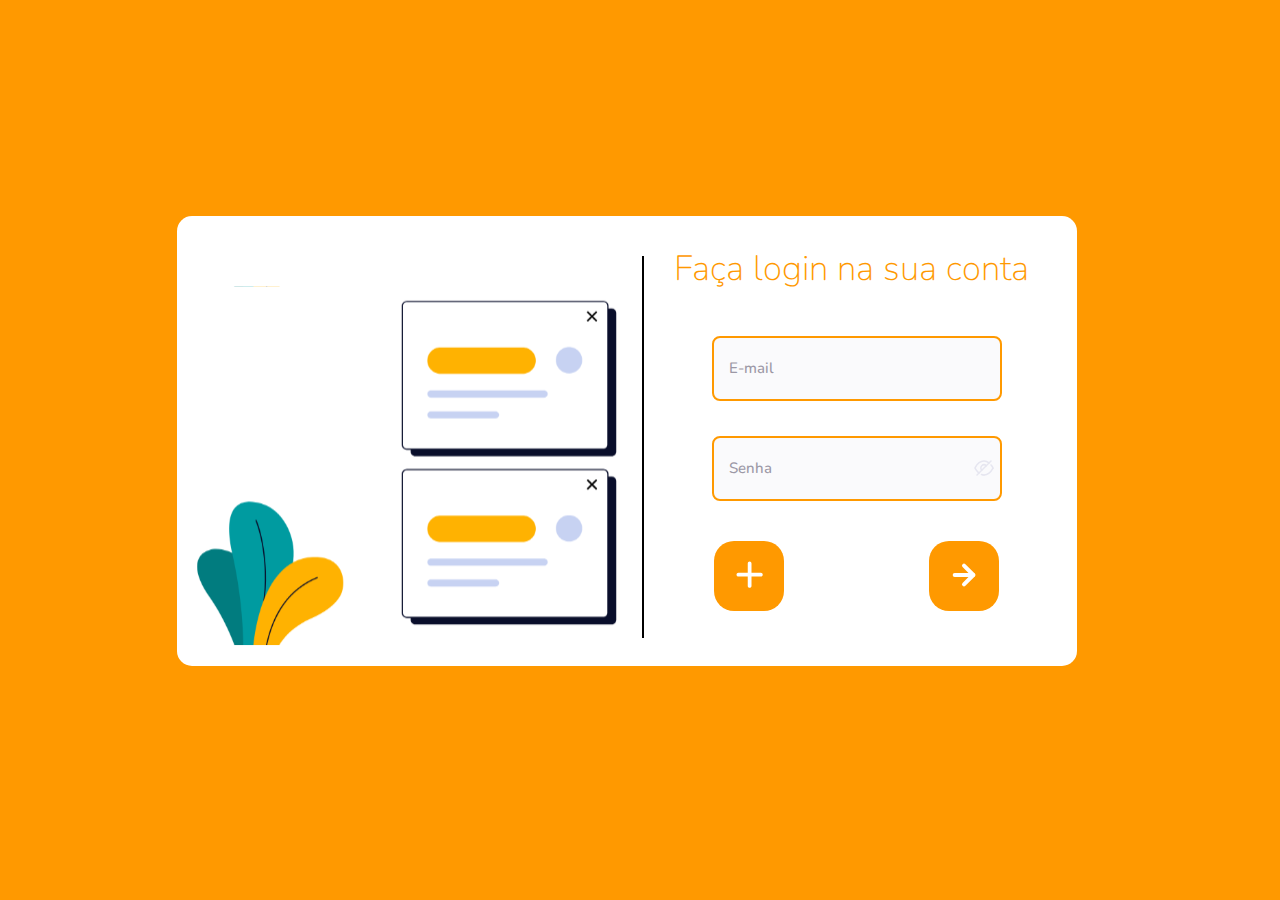
<file: index.html>
<!DOCTYPE html>
<html lang="pt-br">
<head>
    <meta charset="UTF-8">
    <meta http-equiv="X-UA-Compatible" content="IE=edge">
    <meta name="viewport" content="width=device-width, initial-scale=1.0">
    <link rel="stylesheet" href="./styles/login.css">
    <link href="https://fonts.googleapis.com/css2?family=Nunito:wght@400;600;800&display=swap" rel="stylesheet">
    <title>Login</title>
</head>
<body>
    <div class="container">
        <div class="content">
            <img class="main-logo" width="450px" height="500px" src="./assets/Login.svg">
            <hr class="separador"/>
            <form action="./perfil.php" method="POST">
                <h2>Faça login na sua conta</h2>
                <input type="email" placeholder="E-mail" name="email" required>
                <div class="input-pwd">
                    <input type="password" placeholder="Senha" name="senha">
                    <span class="show-password eye-closed"></span>
                </div>

                <div class="buttons">
                    <a href="./cadastro.html" class="button-plus" >
                        <img src="./assets/Plus.svg" alt="Cadastrar usuário" class="button-plus-image">
                    </a>
                    <button>
                        <img src="./assets/Arrow.svg" alt="">
                    </button>
                </div>
            </form>
        </div>
        
    </div>

    <script src="./js/handleInput.js"></script>

</body>
</html>
</file>
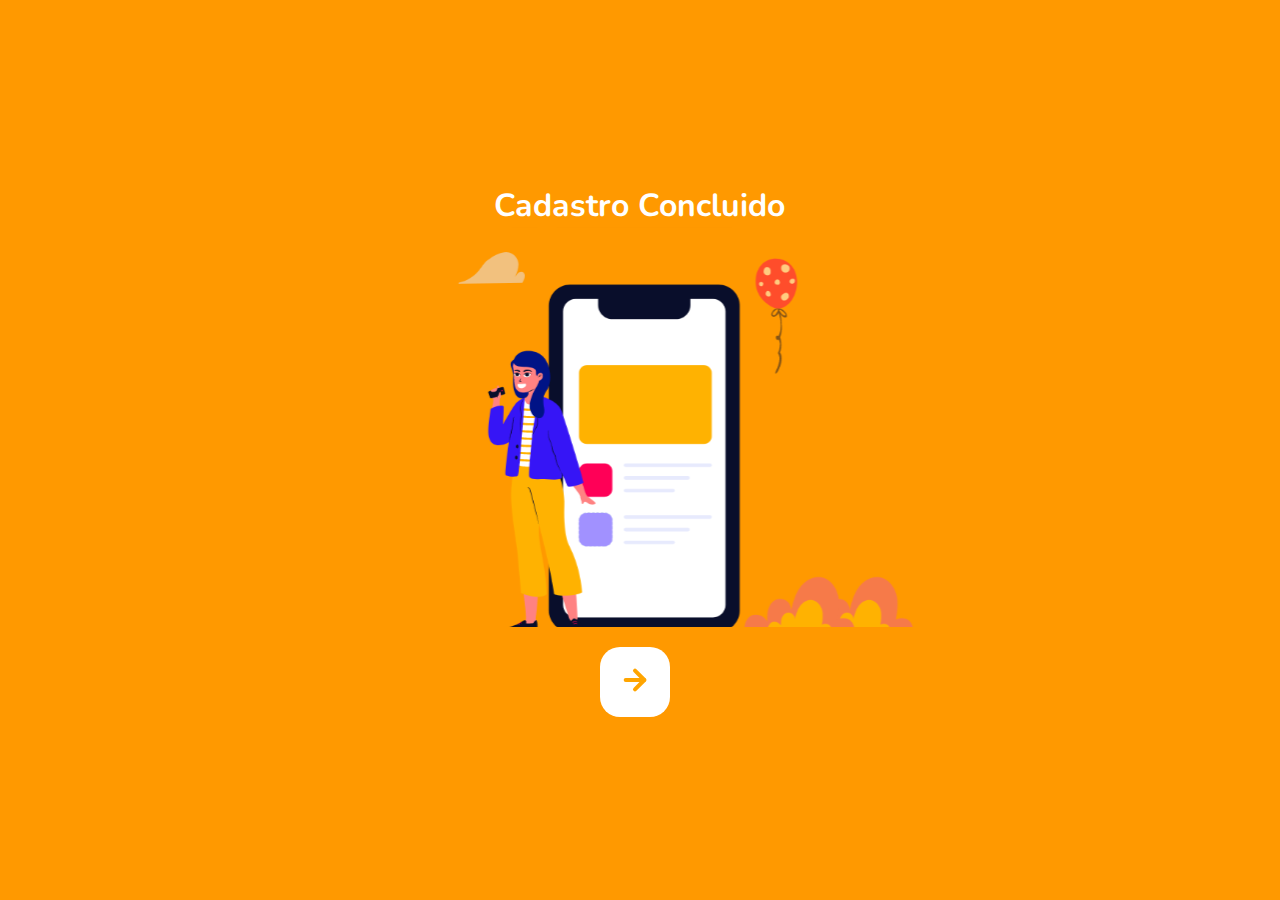
<file: cadastro-concluido.html>
<!DOCTYPE html>
<html lang="pt-br">
<head>
    <meta charset="UTF-8">
    <meta http-equiv="X-UA-Compatible" content="IE=edge">
    <meta name="viewport" content="width=device-width, initial-scale=1.0">
    <link rel="stylesheet" href="../styles/cadastro-concluido.css">
    <link href="https://fonts.googleapis.com/css2?family=Nunito:wght@400;600;800&display=swap" rel="stylesheet">
    <title>Login</title>
</head>
<body>
    <div class="container">
       <h1>Cadastro Concluido</h1>
       <img height="400px" width="auto" id="principal" src="./assets/Allura Social Media.svg" alt="">
       <div class="button">
        <button>
            <a href="./perfil.html">
                <img src="./assets/Arrow-back.svg" alt="Cadastrar usuário" class="button-plus-image">
            </a>
         </button>
       </div>
    </div>
</body>
</html>
</file>
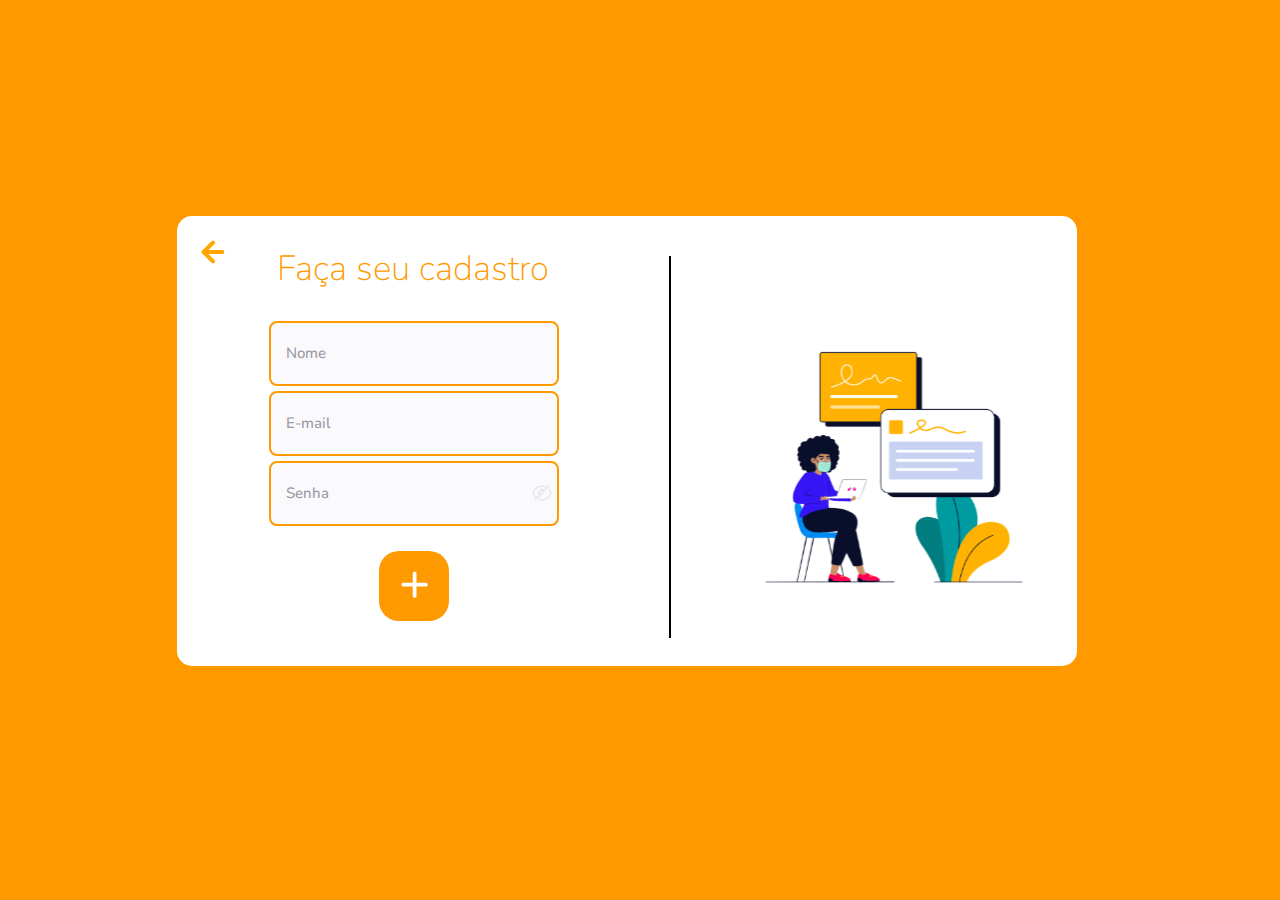
<file: cadastro.html>
<!DOCTYPE html>
<html lang="pt-br">
<head>
    <meta charset="UTF-8">
    <meta http-equiv="X-UA-Compatible" content="IE=edge">
    <meta name="viewport" content="width=device-width, initial-scale=1.0">
    <link rel="stylesheet" href="./styles/cadastro.css">
    <link href="https://fonts.googleapis.com/css2?family=Nunito:wght@400;600;800&display=swap" rel="stylesheet">
    <title>Cadastro</title>
</head>
<body>
    <div class="container">
        <div class="content">
            <a href="./index.html"  >
                <img src="./assets/Arrow-back.svg" alt="Cadastrar usuário" class="arrow-back">
            </a>       
            <form action="./route/cadastro.php" method="POST">
                <h2>Faça seu cadastro</h2>
                <input type="text" placeholder="Nome" name="nome" required>
                <input type="email" placeholder="E-mail" name="email" required>
                <div class="input-pwd">
                    <input type="password" placeholder="Senha" name="senha">
                    <span class="show-password eye-closed"></span>
                </div>
                <div class="buttons">
                    <button>
                        <img src="./assets/Plus.svg" alt="">
                    </button>
                </div>
            </form>
            <hr class="separador"/>
            <img class="main-logo" width="450px" height="500px" src="./assets/Cadastro.svg">
        </div>
        
    </div>

    <script src="./js/handleInput.js"></script>

</body>
</html>
</file>
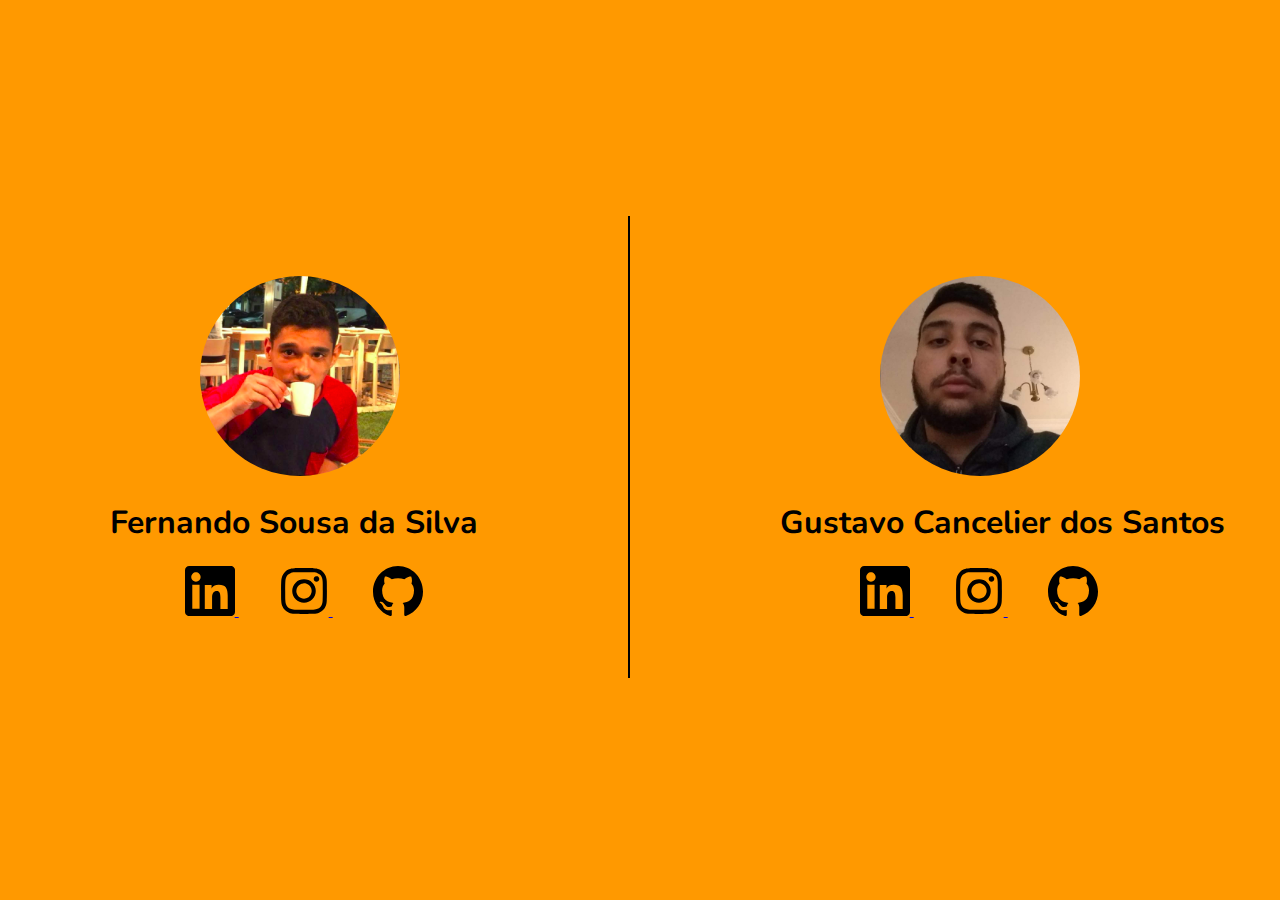
<file: perfil.html>
<!DOCTYPE html>
<html lang="pt-br">
<head>
    <meta charset="UTF-8">
    <meta http-equiv="X-UA-Compatible" content="IE=edge">
    <meta name="viewport" content="width=device-width, initial-scale=1.0">
    <link rel="stylesheet" href="/styles/perfil.css">
    <link href="https://fonts.googleapis.com/css2?family=Nunito:wght@400;600;800&display=swap" rel="stylesheet">
    <title>Perfil</title>
</head>
<body>
    <div class="container">
        <div class="content">
            <div class="left-side">
                <img src="./assets/fernando.svg" alt="Foto Fernando" class="left-image">
                <h1 class="h1-left">Fernando Sousa da Silva</h1>
                <div class="left-social">
                    <a href="https://www.linkedin.com/login/pt">
                        <img src="./assets/linkedin.svg" alt="LinkedIn">
                    </a>
                    <a href="https://www.instagram.com/">
                        <img src="./assets/instagram.svg" alt="Instagram">
                    </a>
                    <a href="https://github.com/">
                        <img src="./assets/github.svg" alt="GitHub">
                    </a>                                        
                </div>
                
            </div>
            <hr class="separador"/>
            <div class="right-side">
                <img src="./assets/gustavo.svg" alt="Foto Gustavo">
                <h1 class="h1-right">Gustavo Cancelier dos Santos</h1>
                <div class="right-social">
                    <a href="https://www.linkedin.com/login/pt">
                        <img src="./assets/linkedin.svg" alt="LinkedIn">
                    </a>
                    <a href="https://www.instagram.com/">
                        <img src="./assets/instagram.svg" alt="Instagram">
                    </a>
                    <a href="https://github.com/">
                        <img src="./assets/github.svg" alt="GitHub">
                    </a>                                        
                </div>
                
            </div>
        </div>
        
    </div>
</body>
</html>
</file>
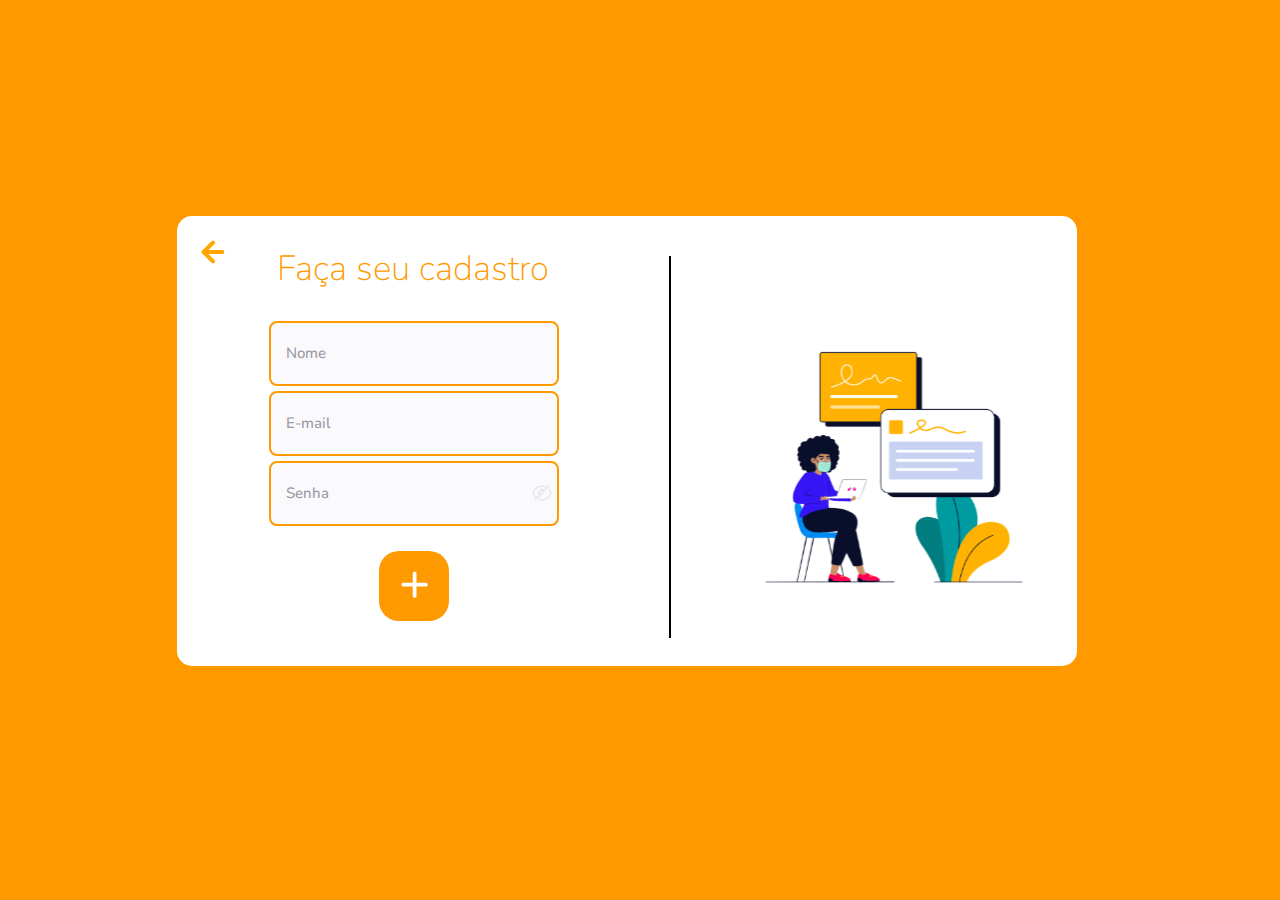
<file: register.html>
<!DOCTYPE html>
<html lang="pt-br">
<head>
    <meta charset="UTF-8">
    <meta http-equiv="X-UA-Compatible" content="IE=edge">
    <meta name="viewport" content="width=device-width, initial-scale=1.0">
    <link rel="stylesheet" href="../styles/register.css">
    <link href="https://fonts.googleapis.com/css2?family=Nunito:wght@400;600;800&display=swap" rel="stylesheet">
    <title>Login</title>
</head>
<body>
    <div class="container">
        <div class="content">
            <a href="./index.html"  >
                <img src="./assets/Arrow-back.svg" alt="Cadastrar usuário" class="arrow-back">
            </a>       
            <form action="./route/register.php" method="POST">
                <h2>Faça seu cadastro</h2>
                <input type="text" placeholder="Nome" name="nome" required>
                <input type="email" placeholder="E-mail" name="email" required>
                <div class="input-pwd">
                    <input type="password" placeholder="Senha" name="senha">
                    <span class="show-password eye-closed"></span>
                </div>
                <div class="buttons">
                    <button>
                        <img src="./assets/Plus.svg" alt="">
                    </button>
                </div>
            </form>
            <hr class="separador"/>
            <img class="main-logo" width="450px" height="500px" src="./assets/Cadastro.svg">
        </div>
        
    </div>

    <script src="./js/handleInput.js"></script>

</body>
</html>
</file>
<file: styles/login.css>
body {
    background-color: #FF9900;
    margin: 0;
    padding: 0;
    
}
img {
    background-repeat: no-repeat;
}
.container {
    display: flex;
    height: 98vh;
    width: 98vw;
    background-color: #FF9900;
}

.content {
    display: flex;
    margin: auto;
    width: 900px;
    height: 450px;
    background-color: white;
    border-radius: 15px;
}

.main-logo {
    position: relative;
    right: -20px;
}

h2 {
    display: inline;
    position: relative;
    right: -30px;
    width: 100%;
    font-family: "Nunito";
    font-size: 35px;
    font-weight: lighter;
    color: #FF9900;
}

.separador {
    display: inline-block;
    position: relative;
    top: 40px;
    margin: 0;
    height: 380px;
    width: 0px;
    color: black;
    border-style: solid;
    margin-left: 15px;
}

form {
    display: flex;
    flex-direction: column;
    align-items: center;
}

input {
    position: relative;
    right: -30px;
    height: 65px;
    width: 290px;
    margin-top: 15px;
    margin-bottom: 20px;
    background: #FAFAFC;
    border: 2px solid #FF9900;
    box-sizing: border-box;
    border-radius: 8px;
    padding-left: 15px;
}

input:focus {
    outline: none;
    background: #FAFAFC; 
    border: 3px solid #FF9900 ;
    box-sizing: border-box;
    border-radius: 8px;
}

input::placeholder{
    color: #9C98A6;
    font-family: "Nunito";
    font-weight: 500;
    font-size: 15px;
}

.buttons {
    display: flex;
    justify-content: space-between;
    position: relative;
    right: -40px;
    width: 325px;
    margin-right: 40px;

}

button {
    width: 70px;
    height: 70px;
    margin-top: 20px;
    margin-right: 10px;
    background: #FF9900;
    border:none;
    border-radius: 20px;
    cursor: pointer;
}

.button-plus {
    width: 70px;
    height: 70px;
    margin-left: 30px;
    margin-top: 20px;
    background: #FF9900;
    border:none;
    border-radius: 20px;
    cursor: pointer;
    text-align:center;
}


.button-plus-image {
    margin-top: 20px;
}

.input-pwd {
    position: relative;
}

.show-password{
    height: 24px;
    width: 24px;
    position: absolute;
    top: 35px;
}

.eye{
    background-image: url("/assets/olhoaberto.svg");
    background-repeat: no-repeat;
    background-size: 100%;
    height: 24px;
    width: 24px;

} 

 .eye-closed{
    background-image: url("/assets//olho.svg");
    background-repeat: no-repeat;
    background-size: 100%;
    height: 24px;
    width: 24px;

}
</file>
<file: styles/cadastro-concluido.css>
*{
    margin: 0;
    padding: 0;
}

body {
    width: 100vw;
    height: 100vh;
    display: flex;
    justify-content: center;
    align-items: center;
    background-color: #FF9900;
}

h1 {
    font-family: "Nunito", sans-serif;
    text-align: center;
    color: white;
}

button {
    width: 70px;
    height: 70px;
    margin-top: 20px;
    margin-right: 10px;
    background: white;
    border:none;
    border-radius: 20px;
    cursor: pointer;
}

.container {
    display: flex;
    align-items: center;
    flex-direction: column;
    justify-content: center;
}

#principal {
    position: relative;
    left: -15px;
}
</file>
<file: styles/cadastro.css>
body {
    background-color: #FF9900;
    margin: 0;
    padding: 0;
    
}

.arrow-back{
    margin-top: 20px;
    margin-left: 20px;
    transform: rotate(180deg);
}

img {
    background-repeat: no-repeat;
}
.container {
    display: flex;
    height: 98vh;
    width: 98vw;
    background-color: #FF9900;
}

.content {
    display: flex;
    margin: auto;
    width: 900px;
    height: 450px;
    background-color: white;
    border-radius: 15px;
}

.main-logo {
    position: relative;
    right: -20px;
}

h2 {
    display: inline;
    position: relative;
    right: -30px;
    width: 100%;
    font-family: "Nunito";
    font-size: 35px;
    font-weight: lighter;
    color: #FF9900;
    margin-left: 35px;
}

.separador {
    display: inline-block;
    position: relative;
    top: 40px;
    margin: 0;
    height: 380px;
    width: 0px;
    color: black;
    border-style: solid;
    margin-left: 150px;
}

form {
    display: flex;
    flex-direction: column;
    position: relative;
    align-items: center;
}

input {
    position: relative;
    right: -40px;
    height: 65px;
    width: 290px;
    margin-bottom: 5px;
    background: #FAFAFC;
    border: 2px solid #FF9900;
    box-sizing: border-box;
    border-radius: 8px;
    padding-left: 15px;
}

input:focus {
    outline: none;
    background: #FAFAFC; 
    border: 3px solid #FF9900 ;
    box-sizing: border-box;
    border-radius: 8px;
}

input::placeholder{
    color: #9C98A6;
    font-family: "Nunito";
    font-weight: 500;
    font-size: 15px;
}

.buttons {
    display: flex;
    justify-content: space-between;
    position: relative;
    right: -40px;
    width: 290px;
}

button {
    width: 70px;
    height: 70px;
    margin-top: 20px;
    background: #FF9900;
    border:none;
    border-radius: 20px;
    cursor: pointer;
    margin-left: 110px;
}

.input-pwd {
    position: relative;
}

.show-password{
    height: 24px;
    width: 24px;
    position: absolute;
    top: 20px;
    right: -35px;
}

.eye{
    background-image: url("/assets/olhoaberto.svg");
    background-repeat: no-repeat;
    background-size: 100%;
    height: 24px;
    width: 24px;

} 

 .eye-closed{
    background-image: url("/assets//olho.svg");
    background-repeat: no-repeat;
    background-size: 100%;
    height: 24px;
    width: 24px;

}
</file>
<file: styles/perfil.css>
body {
    background-color: #FF9900;
    margin: 0;
    padding: 0;
    
}
img {
    background-repeat: no-repeat;
}
.container {
    display: flex;
    height: 98vh;
    width: 98vw;
    background-color: #FF9900;
}

.content {
    display: flex;
    margin: auto;
    width: 1366x;
    height: 450px;
    /* background-color: white; */
}

.left-side {
    margin-top: 60px;
    margin-left: 100px;
}

.left-image {
    margin-left: 70px;
}

.h1-left{
    margin-left: -20px;
    font-family: "Nunito";
}

a {
    margin-right: 40px;

}

.left-social {
    margin-left: 55px;
}


.separador {
    display: inline-block;
    position: relative;
    margin: 0;
    height: 460px;
    width: 0px;
    color: black;
    border-style: solid;
    margin-left: 150px;
}


.right-side {
    margin-left: 250px;
    margin-top: 60px;
}

.h1-right {
    margin-left: -100px;
    font-family: "Nunito";
}

.right-social {
    margin-left: -20px;
}
</file>
<file: styles/register.css>
body {
    background-color: #FF9900;
    margin: 0;
    padding: 0;
    
}

.arrow-back{
    margin-top: 20px;
    margin-left: 20px;
    transform: rotate(180deg);
}

img {
    background-repeat: no-repeat;
}
.container {
    display: flex;
    height: 98vh;
    width: 98vw;
    background-color: #FF9900;
}

.content {
    display: flex;
    margin: auto;
    width: 900px;
    height: 450px;
    background-color: white;
    border-radius: 15px;
}

.main-logo {
    position: relative;
    right: -20px;
}

h2 {
    display: inline;
    position: relative;
    right: -30px;
    width: 100%;
    font-family: "Nunito";
    font-size: 35px;
    font-weight: lighter;
    color: #FF9900;
    margin-left: 35px;
}

.separador {
    display: inline-block;
    position: relative;
    top: 40px;
    margin: 0;
    height: 380px;
    width: 0px;
    color: black;
    border-style: solid;
    margin-left: 150px;
}

form {
    display: flex;
    flex-direction: column;
    position: relative;
    align-items: center;
}

input {
    position: relative;
    right: -40px;
    height: 65px;
    width: 290px;
    margin-bottom: 5px;
    background: #FAFAFC;
    border: 2px solid #FF9900;
    box-sizing: border-box;
    border-radius: 8px;
    padding-left: 15px;
}

input:focus {
    outline: none;
    background: #FAFAFC; 
    border: 3px solid #FF9900 ;
    box-sizing: border-box;
    border-radius: 8px;
}

input::placeholder{
    color: #9C98A6;
    font-family: "Nunito";
    font-weight: 500;
    font-size: 15px;
}

.buttons {
    display: flex;
    justify-content: space-between;
    position: relative;
    right: -40px;
    width: 290px;
}

button {
    width: 70px;
    height: 70px;
    margin-top: 20px;
    background: #FF9900;
    border:none;
    border-radius: 20px;
    cursor: pointer;
    margin-left: 110px;
}

.input-pwd {
    position: relative;
}

.show-password{
    height: 24px;
    width: 24px;
    position: absolute;
    top: 20px;
    right: -35px;
}

.eye{
    background-image: url("/assets/olhoaberto.svg");
    background-repeat: no-repeat;
    background-size: 100%;
    height: 24px;
    width: 24px;

} 

 .eye-closed{
    background-image: url("/assets//olho.svg");
    background-repeat: no-repeat;
    background-size: 100%;
    height: 24px;
    width: 24px;

}
</file>
